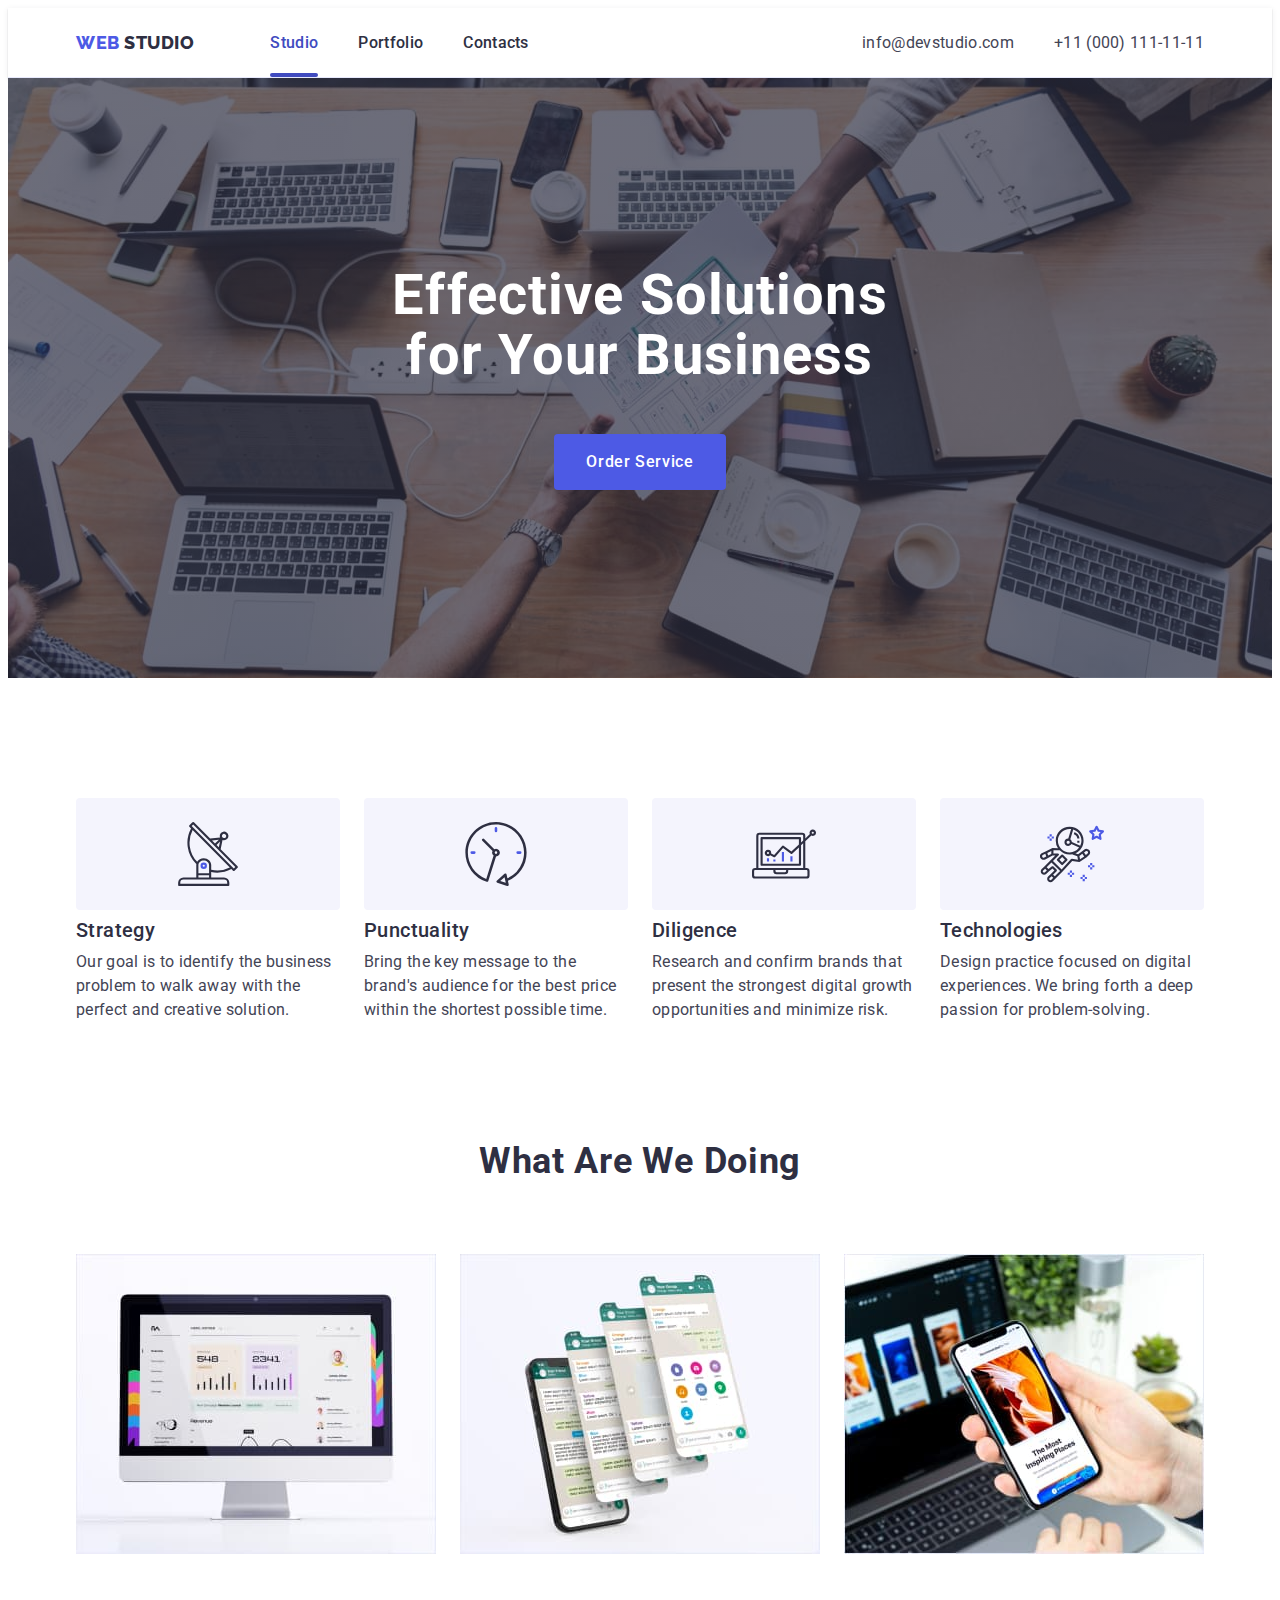
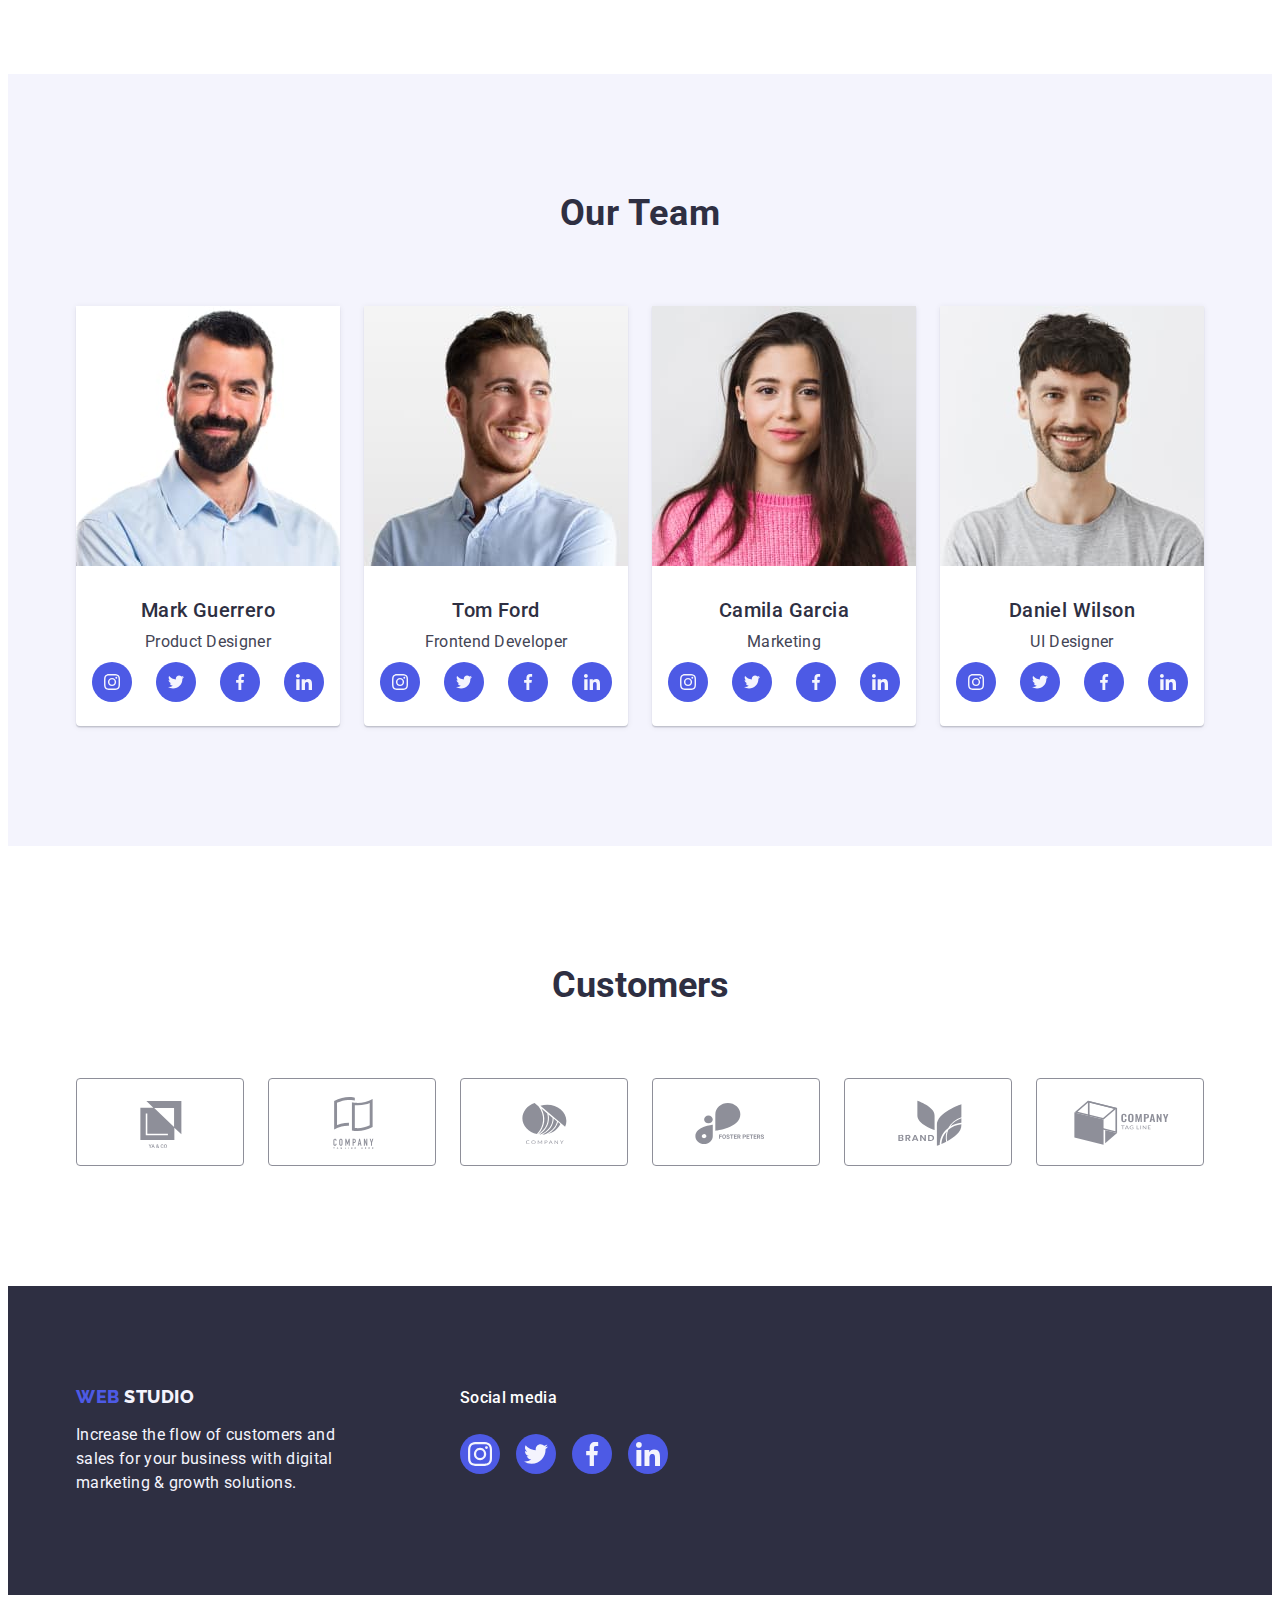
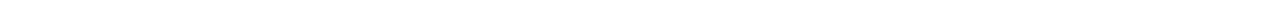
<file: index.html>
<!DOCTYPE html>
<html lang="en">
<head>
    <meta charset="UTF-8">
    <meta name="viewport" content="width=device-width, initial-scale=1.0">
    <title>Webstudio</title>
    <link rel="preconnect" href="https://fonts.googleapis.com">
    <link rel="preconnect" href="https://fonts.gstatic.com" crossorigin>
    <link href="https://fonts.googleapis.com/css2?family=Raleway:wght@800&family=Roboto:wght@400;500;700;900&display=swap" rel="stylesheet">
    <link rel="stylesheet" 
    href="https://cdnjs.cloudflare.com/ajax/libs/modern-normalize/2.0.0/modern-normalize.min.css" 
    integrity="sha512-4xo8blKMVCiXpTaLzQSLSw3KFOVPWhm/TRtuPVc4WG6kUgjH6J03IBuG7JZPkcWMxJ5huwaBpOpnwYElP/m6wg==" 
    crossorigin="anonymous" referrerpolicy="no-referrer">
    <link rel="stylesheet" href="./css/styles.css">
</head>
<body>
    <header class="header">
        <div class="header-container container">
        <nav class="header-navigation">
            <a class="logo-header link" href="./index.html">Web
                <span class="logo-special">
                    Studio</span></a>
            <ul class="header-menu-list list">
                <li class="header-menu-item">
                    <a class="header-menu-link special" href="./index.html">
                    Studio</a></li>
                <li class="header-menu-item">
                    <a class="header-menu-link link" href="./portfolio.html">
                    Portfolio</a></li>
                <li class="header-menu-item">
                    <a class="header-menu-link link" href="">
                    Contacts</a></li>
            </ul>
        </nav>
        <address class="address">
            <ul class="address-menu-list list">
                <li class="address-menu-item">
                    <a class="address-menu-link link" href="mailto:info@devstudio.com">
                        info@devstudio.com</a></li>
                <li class="address-menu-item">
                    <a class="address-menu-link link" href="tel:+110001111111">
                        +11 (000) 111-11-11</a></li>
            </ul>
        </address> 
        </div>
    </header>
    <main>
        <section class="solution">
            <div class="solution-container container ">
                <h1 class="solution-title">Effective Solutions for Your Business</h1>
                <button data-modal-open type="button" class="service-btn btn">Order Service</button>
        </div>        
        </section>
        <section class="paragraph-menu">
            <div class="container">
                <h2 class="visually-hidden">Description</h2>
                <ul class="paragraph-menu-list list">
                    <li class="paragraph-menu-item">
                        <div class="paragraph-item-icon">
                            <svg class="paragraph-icon" width="64" height="64">
                                <use href="./images/icons.svg#icon-anthena"></use>
                            </svg>
                        </div>
                        <h3 class="paragraph-subtitle">Strategy</h3>
                        <p class="paragraph-item-text description">
                            Our goal is to identify the business
                            problem to walk away with the perfect and creative solution. 
                        </p>
                    </li>
                    <li class="paragraph-menu-item">
                        <div class="paragraph-item-icon">
                            <svg class="paragraph-icon" width="64" height="64">
                                <use href="./images/icons.svg#icon-clock"></use>
                            </svg>
                        </div>
                        <h3 class="paragraph-subtitle">Punctuality</h3>
                        <p class="paragraph-item-text description">
                            Bring the key message to the brand's audience for the best price 
                            within the shortest possible time.
                        </p>
                    </li>
                    <li class="paragraph-menu-item">
                        <div class="paragraph-item-icon">
                            <svg class="paragraph-icon" width="64" height="64">
                                <use href="./images/icons.svg#icon-diagram"></use>
                            </svg>
                        </div>
                        <h3 class="paragraph-subtitle">Diligence</h3>
                        <p class="paragraph-item-text description">
                            Research and confirm brands that present the strongest digital growth 
                            opportunities and minimize risk.
                        </p>
                    </li>
                    <li class="paragraph-menu-item">
                        <div class="paragraph-item-icon">
                            <svg class="paragraph-icon" width="64" height="64">
                                <use href="./images/icons.svg#icon-astronaut"></use>
                            </svg>
                        </div>
                        <h3 class="paragraph-subtitle">Technologies</h3>
                        <p class="paragraph-item-text description">
                            Design practice focused on digital experiences. We bring forth a deep 
                            passion for problem-solving.
                        </p>
                    </li>
                </ul>
            </div>
        </section>
        <section class="doing">
            <div class="container">
                <h2 class="doing-title title">What are we doing</h2>
                <ul class="doing-menu-list list">
                    <li class="doing-menu-item">
                        <img src="./images/rectangle-img-1.jpg" alt="site" 
                        width="360" height="300">
                    </li>
                    <li class="doing-menu-item">
                        <img src="./images/rectangle-img-2.jpg" alt="phone bot" 
                        width="360" height="300">
                    </li>
                    <li class="doing-menu-item">
                        <img src="./images/rectangle-img-3.jpg" alt="recommended" 
                        width="360" height="300">
                    </li>
                </ul>
            </div>
        </section>
        <section class="team">
            <div class="container">
                <h2 class="team-title title">Our Team</h2>
                <ul class="team-menu-list list">
                    <li class="team-menu-item">
                        <img class="team-picture" src="./images/team-img-1.jpg" alt="Mark Guerrero" width="264" height="260">
                        <div class="container-team">
                            <h3 class="team-subtitle">Mark Guerrero</h3>
                            <p class="team-item-text description">Product Designer</p>
                    
                    <ul class="social-list">
                        <li class="social-item-list">
                            <a class="team-social-link" href="https://www.instagram.com/" 
                            target="_blank">
                                <svg class="team-social-icon" width="16" height="16">
                                    <use href="./images/icons.svg#icon-instagram"></use>
                                </svg>
                            </a>
                        </li>
                        <li class="social-item-list">
                        <a class="team-social-link" href="https://twitter.com/" 
                            target="_blank">
                                <svg class="team-social-icon" width="16" height="16">
                                    <use href="./images/icons.svg#icon-twitter"></use>
                                </svg>
                            </a>
                        </li>
                        <li class="social-item-list">
                        <a class="team-social-link" href="https://www.facebook.com/" 
                            target="_blank">
                                <svg class="team-social-icon" width="16" height="16">
                                    <use href="./images/icons.svg#icon-facebook-1"></use>
                                </svg>
                            </a>
                        </li>
                        <li class="social-item-list">
                        <a class="team-social-link" href="https://www.linkedin.com/" 
                            target="_blank">
                                <svg class="team-social-icon" width="16" height="16">
                                    <use href="./images/icons.svg#icon-linkedin"></use>
                                </svg>
                            </a>
                        </li>
                    </ul>
                        </div>
                    </li>

                    <li class="team-menu-item">
                        <img class="team-picture" src="./images/team-img-2.jpg" alt="Tom Ford" width="264" height="260">
                        <div class="container-team">
                            <h3 class="team-subtitle">Tom Ford</h3>
                            <p class="team-item-text description">Frontend Developer</p>
                            
                            <ul class="social-list">
                                <li class="social-item-list">
                                    <a class="team-social-link" href="https://www.instagram.com/" 
                                    target="_blank">
                                        <svg class="team-social-icon" width="16" height="16">
                                            <use href="./images/icons.svg#icon-instagram"></use>
                                        </svg>
                                    </a>
                                </li>
                                <li class="social-item-list">
                                <a class="team-social-link" href="https://twitter.com/" 
                                    target="_blank">
                                        <svg class="team-social-icon" width="16" height="16">
                                            <use href="./images/icons.svg#icon-twitter"></use>
                                        </svg>
                                    </a>
                                </li>
                                <li class="social-item-list">
                                <a class="team-social-link" href="https://www.facebook.com/" 
                                    target="_blank">
                                        <svg class="team-social-icon" width="16" height="16">
                                            <use href="./images/icons.svg#icon-facebook-1"></use>
                                        </svg>
                                    </a>
                                </li>
                                <li class="social-item-list">
                                <a class="team-social-link" href="https://www.linkedin.com/" 
                                    target="_blank">
                                        <svg class="team-social-icon" width="16" height="16">
                                            <use href="./images/icons.svg#icon-linkedin"></use>
                                        </svg>
                                    </a>
                                </li>
                            </ul>
                                    </div>
                        </li>

                    <li class="team-menu-item">
                        <img class="team-picture" src="./images/team-img-3.jpg" alt="Camila Garcia" width="264" height="260">
                        <div class="container-team">
                            <h3 class="team-subtitle">Camila Garcia</h3>
                            <p class="team-item-text description">Marketing</p>
                            
                            <ul class="social-list">
                                <li class="social-item-list">
                                    <a class="team-social-link" href="https://www.instagram.com/" 
                                    target="_blank">
                                        <svg class="team-social-icon" width="16" height="16">
                                            <use href="./images/icons.svg#icon-instagram"></use>
                                        </svg>
                                    </a>
                                </li>
                                <li class="social-item-list">
                                <a class="team-social-link" href="https://twitter.com/" 
                                    target="_blank">
                                        <svg class="team-social-icon" width="16" height="16">
                                            <use href="./images/icons.svg#icon-twitter"></use>
                                        </svg>
                                    </a>
                                </li>
                                <li class="social-item-list">
                                <a class="team-social-link" href="https://www.facebook.com/" 
                                    target="_blank">
                                        <svg class="team-social-icon" width="16" height="16">
                                            <use href="./images/icons.svg#icon-facebook-1"></use>
                                        </svg>
                                    </a>
                                </li>
                                <li class="social-item-list">
                                <a class="team-social-link" href="https://www.linkedin.com/" 
                                    target="_blank">
                                        <svg class="team-social-icon" width="16" height="16">
                                            <use href="./images/icons.svg#icon-linkedin"></use>
                                        </svg>
                                    </a>
                                </li>
                            </ul>
                        </div>
                </li>

                    <li class="team-menu-item">
                        <img class="team-picture" src="./images/team-img-4.jpg" alt="Daniel Wilson" width="264" height="260">
                        <div class="container-team">
                            <h3 class="team-subtitle">Daniel Wilson</h3>
                            <p class="team-item-text description">UI Designer</p>
                            
                            <ul class="social-list">
                                <li class="social-item-list">
                                    <a class="team-social-link" href="https://www.instagram.com/" 
                                    target="_blank">
                                        <svg class="team-social-icon" width="16" height="16">
                                            <use href="./images/icons.svg#icon-instagram"></use>
                                        </svg>
                                    </a>
                                </li>
                                <li class="social-item-list">
                                <a class="team-social-link" href="https://twitter.com/" 
                                    target="_blank">
                                        <svg class="team-social-icon" width="16" height="16">
                                            <use href="./images/icons.svg#icon-twitter"></use>
                                        </svg>
                                    </a>
                                </li>
                                <li class="social-item-list">
                                <a class="team-social-link" href="https://www.facebook.com/" 
                                    target="_blank">
                                        <svg class="team-social-icon" width="16" height="16">
                                            <use href="./images/icons.svg#icon-facebook-1"></use>
                                        </svg>
                                    </a>
                                </li>
                                <li class="social-item-list">
                                <a class="team-social-link" href="https://www.linkedin.com/" 
                                    target="_blank">
                                        <svg class="team-social-icon" width="16" height="16">
                                            <use href="./images/icons.svg#icon-linkedin"></use>
                                        </svg>
                                    </a>
                                </li>
                            </ul>
                        </div>
                </li>
                </ul>
            </div>
        </section>
        <section class="customers">
            <div class="container">
<h2 class="customers-title title">Customers</h2>
        <!-- <div class="customers-container-icon"> -->
        <ul class="customers-icon-list list">
            <li class="customer-item-list">
                <!--<div class="customers-item">-->
                    <a class="customer-link link" href="">
                <svg class="customers-item-icon" width="104" height="56">
                    <use href="./images/icons.svg#icon-logo-customers-1"></use>
                </svg>
                    </a>
            <!--</div>-->
            </li>
            <li class="customer-item-list">
                <!--<div class="customers-item">-->
                    <a class="customer-link link" href="">
                <svg class="customers-item-icon" width="104" height="56">
                    <use  href="./images/icons.svg#icon-logo-customers-2"></use>
                </svg>
                    </a>
            <!--</div>-->
            </li>
            <li class="customer-item-list">
                <!--<div class="customers-item">-->
                    <a class="customer-link link" href="">
                <svg class="customers-item-icon" width="104" height="56">
                    <use  href="./images/icons.svg#icon-logo-customers-3"></use>
                </svg>
            </a>
            <!--</div>-->
            </li>
            <li class="customer-item-list">
                
                <!--<div class="customers-item">-->
                    <a class="customer-link link" href="">
                <svg class="customers-item-icon" width="104" height="56">
                    <use  href="./images/icons.svg#icon-logo-customers-4"></use>
                </svg>
            </a>
            <!--</div>-->
            </li>
            <li class="customer-item-list">
                
                <!--<div class="customers-item">-->
                    <a class="customer-link link" href="">
                <svg class="customers-item-icon" width="104" height="56">
                    <use  href="./images/icons.svg#icon-logo-customers-5"></use>
                </svg>
            </a>
            <!--</div>-->
            </li>
            <li class="customer-item-list">
                <!--<div class="customers-item">-->
                    <a class="customer-link link" href="">
                <svg class="customers-item-icon" width="104" height="56">
                    <use  href="./images/icons.svg#icon-logo-customers-6"></use>
                </svg>
            </a>
            <!--</div>-->
            </li>
        </ul>
    <!-- </div> -->
</div>
    </section>
    </main>
    <footer class="footer">
        <div class="footer-container container">
        <div class="footer-description">
                <a class="logo-footer link" href="./index.html">Web
                    <span class="logo-second-special">
                        Studio</span></a>
                <p class="footer-text">
                    Increase the flow of customers and sales for your business with digital 
                    marketing & growth solutions.
                </p>
        </div>
        <div class="social-container">
<p class="social-title-footer">Social media</p>
<ul class="social-icon-list list">
    <li class="footer-social-list">
        <a class="footer-social-link link" href="https://www.instagram.com/" 
        target="_blank">
            <svg class="footer-social-icon" width="24" height="24">
                <use href="./images/icons.svg#icon-instagram"></use>
            </svg>
        </a>
    </li>
    <li class="footer-social-list">
    <a class="footer-social-link link" href="https://twitter.com/" 
        target="_blank">
            <svg class="footer-social-icon" width="24" height="24">
                <use href="./images/icons.svg#icon-twitter"></use>
            </svg>
        </a>
    </li>
    <li class="footer-social-list">
    <a class="footer-social-link link" href="https://www.facebook.com/" 
        target="_blank">
            <svg class="footer-social-icon" width="24" height="24">
                <use href="./images/icons.svg#icon-facebook-1"></use>
            </svg>
        </a>
    </li>
    <li class="footer-social-list">
    <a class="footer-social-link link" href="https://www.linkedin.com/" 
        target="_blank">
            <svg class="footer-social-icon" width="24" height="24">
                <use href="./images/icons.svg#icon-linkedin"></use>
            </svg>
        </a>
    </li>
</ul>
        </div>
    </div>
    </footer>
<div class="backdrop is-hidden" data-modal>
    <div class="modal">
        <button type="button" class="modal-close-btn" data-modal-close>
        <svg class="close-icon" width="8" height="8">
            <use href="./images/icons.svg#icon-close-black"></use>
        </svg>
    </button>
</div>
</div>
<script src="./js/modal.js"></script>
</body>
</html>
</file>
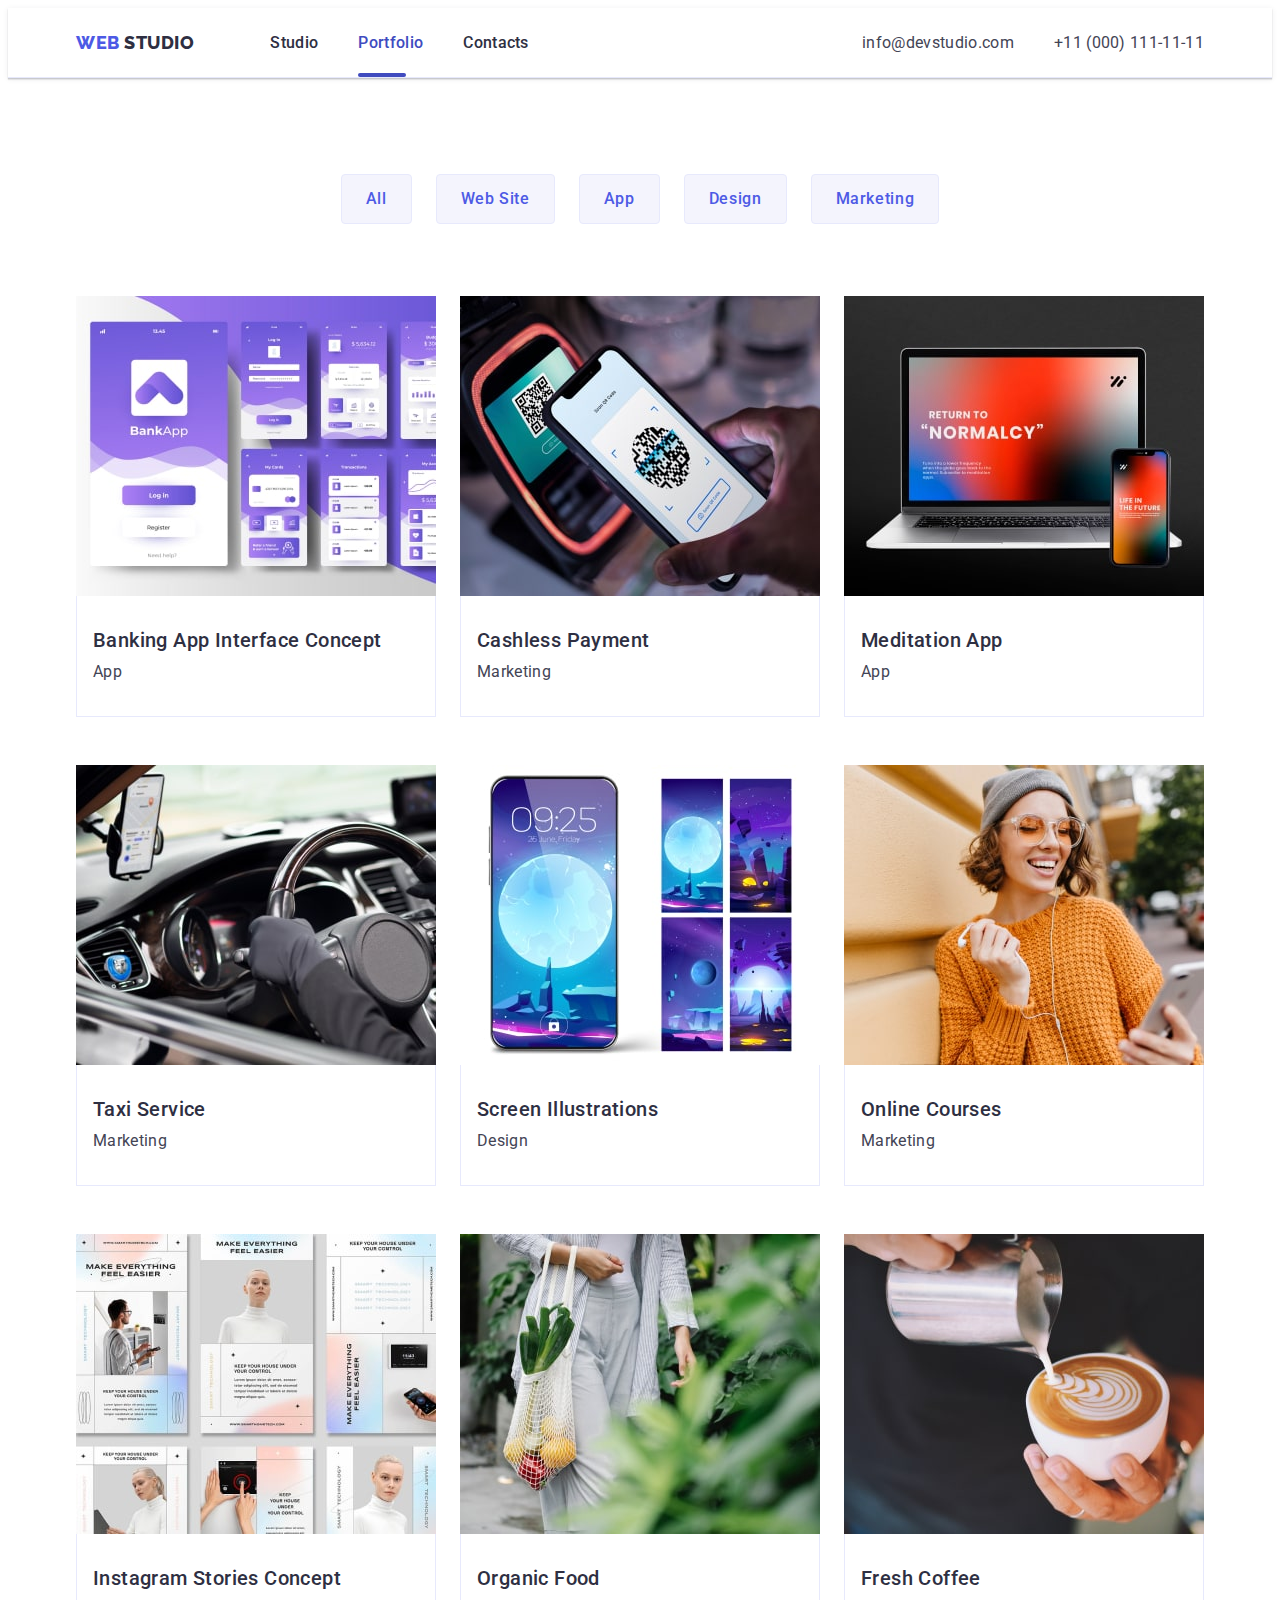
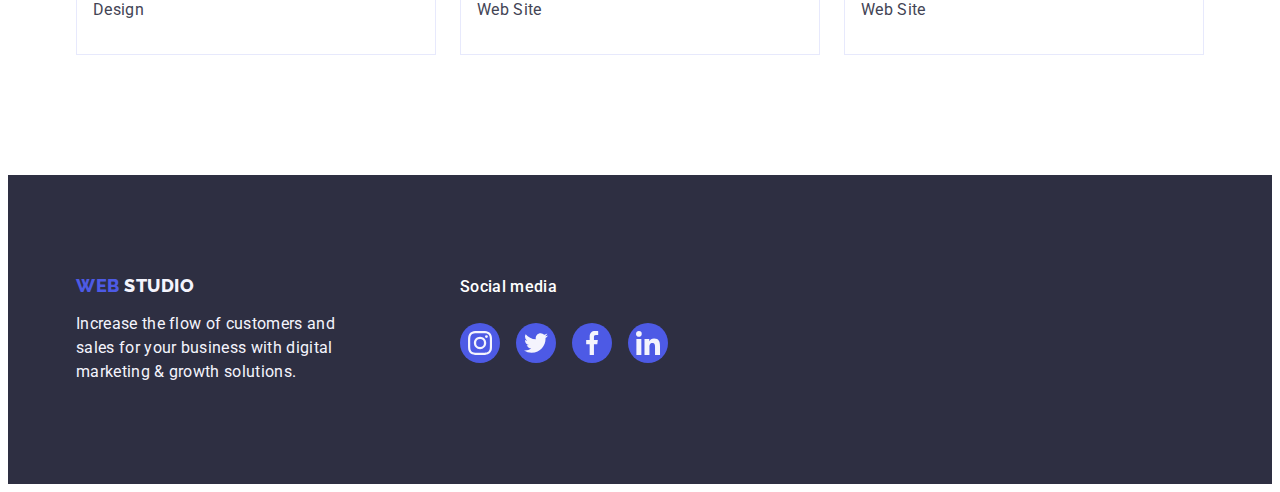
<file: portfolio.html>
<!DOCTYPE html>
<html lang="en">
<head>
    <meta charset="UTF-8">
    <meta name="viewport" content="width=device-width, initial-scale=1.0">
    <title>Webstudio</title>
    <link rel="preconnect" href="https://fonts.googleapis.com">
    <link rel="preconnect" href="https://fonts.gstatic.com" crossorigin>
    <link href="https://fonts.googleapis.com/css2?family=Raleway:wght@800&family=Roboto:wght@400;500;700;900&display=swap" rel="stylesheet">
    <link rel="stylesheet" 
    href="https://cdnjs.cloudflare.com/ajax/libs/modern-normalize/2.0.0/modern-normalize.min.css" integrity="sha512-4xo8blKMVCiXpTaLzQSLSw3KFOVPWhm/TRtuPVc4WG6kUgjH6J03IBuG7JZPkcWMxJ5huwaBpOpnwYElP/m6wg==" 
    crossorigin="anonymous" referrerpolicy="no-referrer">
    <link rel="stylesheet" href="./css/styles.css">
</head>

<body>
    <header class="header">
        <div class="header-container container">
        <nav class="header-navigation">
            <a class="logo-header link" href="./index.html">Web
                <span class="logo-special">
                    Studio</span></a>
            <ul class="header-menu-list list">
                <li class="header-menu-item">
                    <a class="header-menu-link link" href="./index.html">
                    Studio</a></li>
                <li class="header-menu-item">
                    <a class="header-menu-link special" href="./portfolio.html">
                    Portfolio</a></li>
                <li class="header-menu-item">
                    <a class="header-menu-link link" href="">
                    Contacts</a></li>
            </ul>
        </nav>
        <address class="address">
            <ul class="address-menu-list list">
                <li class="address-menu-item">
                    <a class="address-menu-link link" href="mailto:info@devstudio.com">
                        info@devstudio.com</a></li>
                <li class="address-menu-item">
                    <a class="address-menu-link link" href="tel:+110001111111">
                        +11 (000) 111-11-11</a></li>
            </ul>
        </address> 
        </div>
    </header>

    <main >
        <section class="menu-list">
            <div class="container">
                <h1 class="visually-hidden">Menu of list</h1>
                <ul class="service-menu list">
                    <li class="btn-item">
                        <button type="button" class="menu-btn">All</button>
                </li>
                    <li class="btn-item">
                        <button type="button" class="menu-btn">Web Site</button></li>
                    <li class="btn-item">
                        <button type="button" class="menu-btn">App</button></li>
                    <li class="btn-item">
                        <button type="button" class="menu-btn">Design</button></li>
                    <li class="btn-item">
                        <button type="button" class="menu-btn">Marketing</button></li>
                </ul>
                <ul class="service-menu-list list">

                    <li class="service-menu-item">
                        <a class="service-link link" href="">
                        <div class="service-cover-wrap">
                            <img class="service-img" src="./images/serviceimg1.jpg" 
                        alt="bankApp" width="360" height="300"/>
                            <p class="service-cover-text">
                                14 Stylish and User-Friendly App Design Concepts · Task Manager App · Calorie Tracker App · Exotic Fruit Ecommerce App · Cloud Storage App
                        </p>
                    </div>

                        <div class="service-container"> 
                            <h2 class="service-subtitle">Banking App Interface Concept</h2>
                            <p class="service-item-text description">App</p>
                    </div>
                </a>
                    </li>
                    
                    <li class="service-menu-item">
                        <a class="service-link link" href="">
                            <div class="service-cover-wrap">
                        <img src="./images/serviceimg2.jpg" 
                        alt="type of payment" width="360" height="300"/>
                        
                            <p class="service-cover-text">
                                14 Stylish and User-Friendly App Design Concepts · Task Manager App · Calorie Tracker App · Exotic Fruit Ecommerce App · Cloud Storage App
                        </p>
                        </div>

                        <div class="service-container"> 
                            <h2 class="service-subtitle">Cashless Payment</h2>
                            <p class="service-item-text description">Marketing</p>
                    
                </div>
                </a>
                    </li>
                
                    <li class="service-menu-item">
                        <a class="service-link link" href="">
                            <div class="service-cover-wrap">
                        <img src="./images/serviceimg3.jpg" 
                        alt="app for meditation" width="360" height="300"/>
                            <p class="service-cover-text">
                                14 Stylish and User-Friendly App Design Concepts · Task Manager App · Calorie Tracker App · Exotic Fruit Ecommerce App · Cloud Storage App
                        </p>
                        </div>

                        <div class="service-container"> 
                            <h2 class="service-subtitle">Meditation App</h2>
                            <p class="service-item-text description">App</p>
                    </div>
                </a>
                    </li>
                
                    <li class="service-menu-item">
                        <a class="service-link link" href="">
                            <div class="service-cover-wrap">
                        <img src="./images/serviceimg4.jpg" 
                        alt="taxi" width="360" height="300"/>
                            <p class="service-cover-text">
                                14 Stylish and User-Friendly App Design Concepts · Task Manager App · Calorie Tracker App · Exotic Fruit Ecommerce App · Cloud Storage App
                        </p>
                    </div>

                        <div class="service-container">
                            <h2 class="service-subtitle">Taxi Service</h2>
                            <p class="service-item-text description">Marketing</p>
                    </div> 
                </a>
                    </li>
                
                    <li class="service-menu-item">
                        <a class="service-link link" href="">
                            <div class="service-cover-wrap">
                        <img src="./images/serviceimg5.jpg" 
                        alt="illustrations on phone screen" width="360" height="300"/>
                            <p class="service-cover-text">
                                14 Stylish and User-Friendly App Design Concepts · Task Manager App · Calorie Tracker App · Exotic Fruit Ecommerce App · Cloud Storage App
                        </p>
                        </div>
                        <div class="service-container"> 
                            <h2 class="service-subtitle">Screen Illustrations</h2>
                            <p class="service-item-text description">Design</p>
                    </div>
                </a>
                    </li>
                
                
                    <li class="service-menu-item">
                        <a class="service-link link" href="">
                            <div class="service-cover-wrap">
                        <img src="./images/serviceimg6.jpg" 
                        alt="courses" width="360" height="300"/>
                            <p class="service-cover-text">
                                14 Stylish and User-Friendly App Design Concepts · Task Manager App · Calorie Tracker App · Exotic Fruit Ecommerce App · Cloud Storage App
                        </p>
                    </div>

                        <div class="service-container">
                            <h2 class="service-subtitle">Online Courses</h2>
                            <p class="service-item-text description">Marketing</p>
                    </div>
                </a>
                    </li>
                
                
                    <li class="service-menu-item">
                        <a class="service-link link" href="">
                            <div class="service-cover-wrap"> 
                        <img src="./images/serviceimg7.jpg" 
                        alt="content for inst" width="360" height="300"/>
                            <p class="service-cover-text">
                                14 Stylish and User-Friendly App Design Concepts · Task Manager App · Calorie Tracker App · Exotic Fruit Ecommerce App · Cloud Storage App
                        </p>
                        </div>
                        <div class="service-container">
                            <h2 class="service-subtitle">Instagram Stories Concept</h2>
                            <p class="service-item-text description">Design</p>
                        </div>
                        </a>
                    </li>
                
                
                    <li class="service-menu-item">
                        <a class="service-link link" href="">
                            <div class="service-cover-wrap">
                        <img src="./images/serviceimg8.jpg" 
                        alt="fruits&vegetables" width="360" height="300"/>
                            <p class="service-cover-text">
                                14 Stylish and User-Friendly App Design Concepts · Task Manager App · Calorie Tracker App · Exotic Fruit Ecommerce App · Cloud Storage App
                        </p>
                        </div>
                        <div class="service-container"> 
                            <h2 class="service-subtitle">Organic Food</h2>
                            <p class="service-item-text description">Web Site</p>
                        </div>
                        </a>
                    </li>
                
                
                    <li class="service-menu-item">
                        <a class="service-link link" href="">
                            <div class="service-cover-wrap">
                        <img src="./images/serviceimg9.jpg" 
                        alt="lateArt" width="360" height="300"/>
                            <p class="service-cover-text">
                                14 Stylish and User-Friendly App Design Concepts · Task Manager App · Calorie Tracker App · Exotic Fruit Ecommerce App · Cloud Storage App
                        </p>
                        </div>
                        <div class="service-container">
                            <h2 class="service-subtitle">Fresh Coffee</h2>
                            <p class="service-item-text description">Web Site</p>
                        </div>
                        </a>
                    </li>
                </ul>
            </div>
        </section>
    </main>

    <footer class="footer">
        <div class="footer-container container">
        <div class="footer-description">
                <a class="logo-footer link" href="./index.html">Web
                    <span class="logo-second-special">
                        Studio</span></a>
                <p class="footer-text">
                    Increase the flow of customers and sales for your business with digital 
                    marketing & growth solutions.
                </p>
        </div>
        <div class="social-container">
<p class="social-title-footer">Social media</p>
<ul class="social-icon-list list">
    <li class="footer-social-list">
        <a class="footer-social-link link" href="https://www.instagram.com/" 
        target="_blank">
            <svg class="footer-social-icon" width="24" height="24">
                <use href="./images/icons.svg#icon-instagram"></use>
            </svg>
        </a>
    </li>
    <li class="footer-social-list">
    <a class="footer-social-link link" href="https://twitter.com/" 
        target="_blank">
            <svg class="footer-social-icon" width="24" height="24">
                <use href="./images/icons.svg#icon-twitter"></use>
            </svg>
        </a>
    </li>
    <li class="footer-social-list">
    <a class="footer-social-link link" href="https://www.facebook.com/" 
        target="_blank">
            <svg class="footer-social-icon" width="24" height="24">
                <use href="./images/icons.svg#icon-facebook-1"></use>
            </svg>
        </a>
    </li>
    <li class="footer-social-list">
    <a class="footer-social-link link" href="https://www.linkedin.com/" 
        target="_blank">
            <svg class="footer-social-icon" width="24" height="24">
                <use href="./images/icons.svg#icon-linkedin"></use>
            </svg>
        </a>
    </li>
</ul>
        </div>
    </div>
    </footer>
</body>
</html>
</file>
<file: css/styles.css>
body {
    font-family: "Roboto", sans-serif;
    color: var(--brand-text-cl);
    background-color: var(--white-cl);
}

:root{
--brand-text-cl: #434455;
--white-cl:  #FFF;
--pseudo-btn-cl: #404BBF;
--navyblue-cl: #2E2F42;
--iris-cl: #4D5AE5;
--light-cl: #E7E9FC;
--second-light-cl: #F4F4FD;
--description-cl: #2E2F42;
--cornflower: #E7E9FC;
--cloud: #F4F4FD;
--green-hover: #31D0AA;
--lightslate: #8E8F99;
--dairy: #FCFCFC;

}

*,
*::before,
*::after {
box-sizing: border-box;
}

p, h1, h2, h3, h4, h5, h6 {
    margin-top: 0;
    margin-bottom: 0;
}

ul {
padding-left: 0;
margin-top: 0;
margin-bottom: 0;
}
img {
    display: block;
}
.visually-hidden {
position: absolute;
width: 1px;
height: 1px;
margin: -1px;
border: 0;
padding: 0;
white-space: nowrap;
clip-path: inset(100%);
clip: rect(0 0 0 0);
overflow: hidden;
}

.container {
width: 1158px;
padding: 0 15px;
margin: 0 auto;

}
.header-container{
margin: 0 auto;
display: flex;   
}
.header {
background:var(--white-cl);
flex-shrink: 0;
justify-content: center;
align-items: center;
border-bottom: 1px solid var(--cornflower);
box-shadow: 0px 2px 1px rgba(46, 47, 66, 0.08), 0px 1px 1px rgba(46, 47, 66, 0.16), 0px 1px 6px rgba(46, 47, 66, 0.08);
}
.header-container {
    display: flex;
    align-items: center;
}
.header-navigation {
margin-right: 76px;
display: flex;
align-items: center;
margin-right: auto;
}

.logo-header {
    color: var(--iris-cl);
    font-size: 18px;
    font-weight: 800;
    line-height: 1.17;
    letter-spacing: 0.03em;
    text-transform: uppercase;
    font-family: Raleway, sans-serif;
    text-decoration: none;
    padding-top: 24px;
    padding-bottom: 24px;
    margin-right: 76px;
    display: inline-block;
}

.logo-header:hover, .logo-header:focus {
color: var(--pseudo-btn-cl);
}
.logo-special {
color: var(--navyblue-cl);
font-size: 18px;
font-weight: 800;
line-height: 1.17;
letter-spacing: 0.03em;
text-transform: uppercase;
width: 71px;
gap: 76px;
}
.link {
text-decoration: none;
}
.header-menu-list {
color: var(--navyblue-cl);
font-size: 16px;
font-weight: 500;
line-height: 1.5;
letter-spacing: 0.02em;
list-style-type: none;
gap: 40px;
display: flex;
margin-left: auto;
}

.header-menu-link {
color: var(--navyblue-cl);
font-weight: 500;
font-size: 16px;
line-height: 1.5;
letter-spacing: 0.02em;
padding: 24px 0;
position: relative;
transition: color 250ms cubic-bezier(0.4, 0, 0.2, 1);
}
.special {
    color: var(--pseudo-btn-cl);
    text-decoration: none;
}
.header-menu-item {
    position: relative;
}
.special::after {
    content: '';
    left: 0;
    border-radius: 2px;
    width: 48px;
    height: 4px;
    background: var(--pseudo-btn-cl);
    position: absolute;
    bottom: -1px;
    }

.link:hover,.link:focus {
color: var(--pseudo-btn-cl);
}
.service-btn:hover, .service-btn:focus {
background-color: var(--pseudo-btn-cl); 
}

.list {
    list-style: none;

}
.address {
    font-style: normal;

}
.address-menu-list {
list-style-type: none;
display: flex;
gap: 40px;
}

.address-menu-link {
text-decoration: none;
line-height: 1.5;
letter-spacing: 0.02em;
color: var(--brand-text-cl);
transition: color 250ms cubic-bezier(0.4, 0, 0.2, 1);
}

.address-menu-item {
    
}
.solution {
background: var(--navyblue-cl);
flex-shrink: 0;
padding: 188px 0;
max-width: 1440px;
margin: 0 auto;
background-image: linear-gradient(rgba(46, 47, 66, 0.70), rgba(46, 47, 66, 0.70)), url(../images/solution-bg.jpg);
background-repeat: no-repeat;
background-position: center;
background-size: cover;
}
.solution-title {
color: var(--white-cl);
text-align: center;
font-size: 56px;
font-weight: 700;
line-height: 1.07;
letter-spacing: 0.02em;
text-align: center;
margin:  0 auto 48px auto;
width: 496px;
align-items: center;
gap: 48px;
max-width: 496px;
}
.solution-container {

}

.service-btn {
font-family: inherit;
color: var(--white-cl);
background: var(--iris-cl);
font-size: 16px;
font-weight: 500;
line-height: 1.5;
letter-spacing: 0.04em;
cursor: pointer;
display: block;
padding: 16px 32px;
border-radius: 4px;
margin-top: 48px;
padding: 16px 32px;
min-width: 169px;
border: none;
align-items: center;
margin: 0 auto;
transition: background-color 250ms cubic-bezier(0.4, 0, 0.2, 1);
}

.paragraph-menu {
    padding-top: 120px;
    padding-bottom: 120px;
    
}
.paragraph-menu-list {
    display: flex;
    gap: 24px;
}
.paragraph-menu-item {
    width: calc((100% - 72px) / 4);
}
.paragraph-subtitle {
color: var(--description-cl);
font-size: 20px;
font-weight: 500;
line-height: 1.2;
letter-spacing: 0.02em;
margin-bottom: 8px;
}

.paragraph-item-icon{
    width: 264px;
height: 112px;
border-radius: 4px;
background: var(--cloud);
margin-bottom: 8px;
display: flex;
align-items: center;
justify-content: center;
}

.description {
color: var(--brand-text-cl);
font-size: 16px;
line-height: 1.5;
letter-spacing: 0.02em;
}

.paragraph-item-text {

}
.doing-menu-list {
    display: flex;
    gap: 24px;
    
}
.doing {
    padding-bottom: 120px;
}
.doing-menu-item {

}

.doing-title {
color: var(--description-cl);
font-size: 36px;
font-weight: 700;
line-height: 1.11;
letter-spacing: 0.02em;
text-transform: capitalize;
margin-bottom: 72px;
}

.title {
text-align: center;

}
.team {
background: var(--second-light-cl);
padding: 120px 0;
}
.team-title {
color: var(--description-cl);
font-size: 36px;
font-weight: 700;
line-height: 1.11;
letter-spacing: 0.02em;
text-transform: capitalize;
margin-bottom: 72px;
}

.team-menu-list {
display: flex;
padding-bottom: 0px;
justify-content: center;
align-items: center;
gap: 24px;
}
.team-menu-item {
background: var(--white-cl);
align-items: center;
border-radius: 0px 0px 4px 4px;
box-shadow: 0px 1px 6px rgba(46, 47, 66, 0.08), 
    0px 1px 1px rgba(46, 47, 66, 0.16), 
    0px 2px 1px rgba(46, 47, 66, 0.08);

}

.team-subtitle {
color: var(--description-cl);
font-size: 20px;
font-weight: 500;
line-height: 1.2;
letter-spacing: 0.02em;
margin-bottom: 8px;
text-align: center;
}
.team-item-text {
    text-align: center;
}
.team-picture {
    
}
.social-list {
    justify-content: center;
    gap: 24px;
}
.social-item-list {
    display: flex;
    justify-content: center;
    
    transition:  background-color 250ms cubic-bezier(0.4, 0, 0.2, 1);
    width: 40px;
    height: 40px;
}
.team-social-icon {
}
/*
.team-item-icon {
    gap: 24px;
    padding-bottom: 32px;
    padding-left: 16px;
}
*/
.team-social-link {
    margin-top: 8px;
    display: flex;
    background-color: var(--iris-cl);
    fill: var(--cloud);
    border-radius: 50%;
    width: 100%;
    height: 100%;
    align-items: center;
    justify-content: center;
    gap: 24px;
    transition: background-color 250ms cubic-bezier(0.4, 0, 0.2, 1);
   
}
.team-social-link:hover {
background-color: var(--pseudo-btn-cl);
}
.team-social-link:focus {
    background-color: var(--pseudo-btn-cl);
}
.container-team {
    padding: 32px 0;

}

.footer {
background: var(--description-cl);
flex-shrink: 0;
padding: 100px 0;
display: block;
}
.footer-description {
    margin-right: 120px;
}
.footer-container {
    display: flex;
    align-items: baseline;
}
.footer-text {
color: var(--second-light-cl);
font-size: 16px;
line-height: 1.5;
letter-spacing: 0.02em;
width: 264px;
max-width: 264px;
}

.social-title-footer {
color: var(--white-cl);
font-size: 16px;
font-weight: 500;
line-height: 1.5;
letter-spacing: 0.02em;
margin-bottom: 16px;
}

.footer-social-list {
    width: 40px;
    height: 40px;
}
.footer-social-link {
    margin-top: 8px;
    display: flex;
    background-color: var(--iris-cl);
    fill: var(--cloud);
    border-radius: 50%;
    height: 100%;
    width: 100%;
    align-items: center;
    justify-content: center;
    transition: background-color 250ms cubic-bezier(0.4, 0, 0.2, 1);
}

.footer-social-link:hover, .footer-social-link:focus {
    background-color: var(--green-hover) ;
}
.logo-second-special {
color: var(--second-light-cl);
}
.social-container {

}
.logo-footer {
    color: var(--iris-cl);
    font-size: 18px;
    font-weight: 800;
    line-height: 1.17;
    letter-spacing: 0.03em;
    text-transform: uppercase;
    font-family: Raleway, sans-serif;
    text-decoration: none;
    
    
    display: inline-block;
    margin-bottom: 16px;
}
.page-container {
    min-height: 100vh;
    display: flex;
    flex-direction: column;
}
.main {
flex-grow: 1;
}
.menu-btn-special {
background: var(--pseudo-btn-cl);
color: var(--white-cl);
font-size: 16px;
font-weight: 500;
line-height: 1.5;
letter-spacing: 0.04em;
cursor: pointer;
font-family: inherit;
}
.btn-item {
    

}
.menu-btn {
color: var(--iris-cl);
font-size: 16px;
text-align: center;
font-weight: 500;
line-height: 1.5;
letter-spacing: 0.04em;
background: var(--second-light-cl);
cursor: pointer;
font-family: inherit;
padding: 12px 24px;
border: 1px solid var(--cornflower);
border-radius: 4px;
transition: color 250ms cubic-bezier(0.4, 0, 0.2, 1),
    background-color 250ms cubic-bezier(0.4, 0, 0.2, 1),
    border-color 250ms cubic-bezier(0.4, 0, 0.2, 1),
    box-shadow 250ms cubic-bezier(0.4, 0, 0.2, 1);

}

.menu-btn:hover {
color: var(--white-cl);
background-color: var(--pseudo-btn-cl);
border: 1px solid transparent;
box-shadow: 0px 3px 1px rgba(0, 0, 0, 0.1),
0px 2px 1px rgba(0, 0, 0, 0.08),
0px 2px 2px rgba(0, 0, 0, 0.12);
}
.menu-btn:focus {
    color: var(--white-cl);
    background-color: var(--pseudo-btn-cl);
    border: 1px solid transparent;
    box-shadow: 0px 3px 1px rgba(0, 0, 0, 0.1),
    0px 2px 1px rgba(0, 0, 0, 0.08),
    0px 2px 2px rgba(0, 0, 0, 0.12);
}
.btn-item {
    display: flex;
    align-items: flex-start;
    border: none;
}
.menu-list {
    padding: 96px 0 120px 0;
}
.service-menu {
    display: flex;
    justify-content: center; 
    gap: 24px;
    margin-bottom: 72px;
}
.service-menu-item {
background: var(--white-cl);
/*border-bottom: solid var(--cornflower);*/
width: calc((100% - 48px) / 3);

}

.service-subtitle {
color: var(--description-cl);
font-size: 20px;
font-weight: 500;
line-height: 1.2;
letter-spacing: 0.02em;
text-decoration: none;
margin-bottom: 8px;
}
.service-item-text {
text-decoration: none;

}
.service-menu-list {
    display: flex;
    flex-wrap: wrap;
    column-gap: 24px;
    row-gap: 48px;
}
.service-link {
    width: 360px;
flex-shrink: 0;
display: block;
transition: box-shadow 250ms cubic-bezier(0.4, 0, 0.2, 1);
}

.service-container {
    padding: 32px 16px;
    border: 1px solid var(--cornflower);
    border-top: none;
}
/*
.service-cover {
    position: absolute;
    top: 0;
    background: var(--pseudo-btn-cl);
    height: 100%;
    padding: 40px 32px;
    transform: translateY(100%);
    transition: transform 250ms linear;
}
*/
.service-cover-text {
    position: absolute;
    top: 0;
    background: var(--iris-cl);
    height: 100%;
    width: 100%;
    padding: 40px 32px;
    transform: translateY(100%);
    transition: transform 250ms cubic-bezier(0.4, 0, 0.2, 1);
color: var(--second-light-cl);
font-size: 16px;
line-height: 1.5;
letter-spacing: 0.02em;  
}
.service-cover-wrap {
    position: relative;
    overflow: hidden;
}
.service-link:hover {
    box-shadow: 0px 1px 6px rgba(46, 47, 66, 0.08),
    0px 1px 1px rgba(46, 47, 66, 0.16),
    0px 2px 1px rgba(46, 47, 66, 0.08);
}
.service-link:hover .service-cover-text {
    transform: translateY(0%);
}
.service-link:focus {
    box-shadow: 0px 1px 6px rgba(46, 47, 66, 0.08),
    0px 1px 1px rgba(46, 47, 66, 0.16),
    0px 2px 1px rgba(46, 47, 66, 0.08);
}
.service-link:focus .service-cover-text {
    transform: translateY(0%);
}
.service-img {

}
.customers {
    padding: 120px 0;
}
.customers-icon-list {
    display: flex;
    gap: 24px;
    justify-content: center;
}

.customers-title {
    margin-bottom: 72px;
    font-size: 36px;
    line-height: 1.11;
    color: var(--description-cl);
}
.social-list {
    display: flex;
    gap: 24px;
    
}
.social-icon-list{
display: flex;
gap: 16px;
}
.social-item-list {
    gap: 16px;
}
.customers-item {
    fill: var(--lightslate);
}
.customer-link {
    width: 168px;
    height: 100%;
    border-radius: 4px;
    margin-bottom: 8px;
    display: flex;
    align-items: center;
    justify-content: center;
    color: var(--lightslate);
    border: 1px solid var(--lightslate);
    fill: var(--lightslate);
    transition: border-color 250ms cubic-bezier(0.4, 0, 0.2, 1),
    fill 250ms cubic-bezier(0.4, 0, 0.2, 1);
    transition: border-color 250ms cubic-bezier(0.4, 0, 0.2, 1),
    color 250ms cubic-bezier(0.4, 0, 0.2, 1);
}
.customer-link:hover, .customer-link:focus {
fill: var(--pseudo-btn-cl);
border-color: var(--pseudo-btn-cl);
}
.customer-item-list {
    height: 88px;
}
.backdrop {
    position: fixed;
    width: 100%;
    height: 100%;
    background-color: rgba(46, 47, 66, 0.40);
    top: 0;
    transition: opacity 250ms cubic-bezier(0.4, 0, 0.2, 1),
visibility 250ms cubic-bezier(0.4, 0, 0.2, 1);
}

.modal {
    position: absolute;
    top: 50%;
    left: 50%;
    transform: translate(-50%, -50%) scale(1);
width: 408px;
min-height: 584px;
background-color: var(--dairy);
border-radius: 4px;
box-shadow: 0px 2px 1px 0px rgba(0, 0, 0, 0.20), 0px 1px 3px 0px rgba(0, 0, 0, 0.12), 0px 1px 1px 0px rgba(0, 0, 0, 0.14);
transition: transform 250ms cubic-bezier(0.4, 0, 0.2, 1);
}

.close-icon {
    fill: var(--navyblue-cl);
    transition: fill 250ms cubic-bezier(0.4, 0, 0.2, 1);  
}

.modal-close-btn {
    display: flex;
    fill: var(--light-cl);
    background-color: var(--light-cl);
    width: 24px;
    height: 24px;
    border-radius: 50%;
    align-items: center;
    justify-content: center; 
    position: absolute;
    top: 24px;
    right: 24px;
    transition: transform 250ms;
    border: 1px solid rgba(0, 0, 0, 0.1);
    padding: 0;
    cursor: pointer;
    transition: background-color 250ms cubic-bezier(0.4, 0, 0.2, 1),
    border 250ms cubic-bezier(0.4, 0, 0.2, 1);
}

.modal-close-btn:hover {
    background-color:  var(--pseudo-btn-cl);
    border: none;
}
.modal-close-btn:focus {
    background-color:  var(--pseudo-btn-cl);
    border: none;
}

.is-hidden {
    opacity: 0;
    visibility: hidden;
    pointer-events: none;
}

.backdrop.is-hidden .modal {
    transform: translate(-50%, -50%) scale(0);
}

.modal-close-btn:hover .close-icon {
    fill: var(--white-cl);
}
.modal-close-btn:focus .close-icon {
    fill: var(--white-cl);
}
</file>
